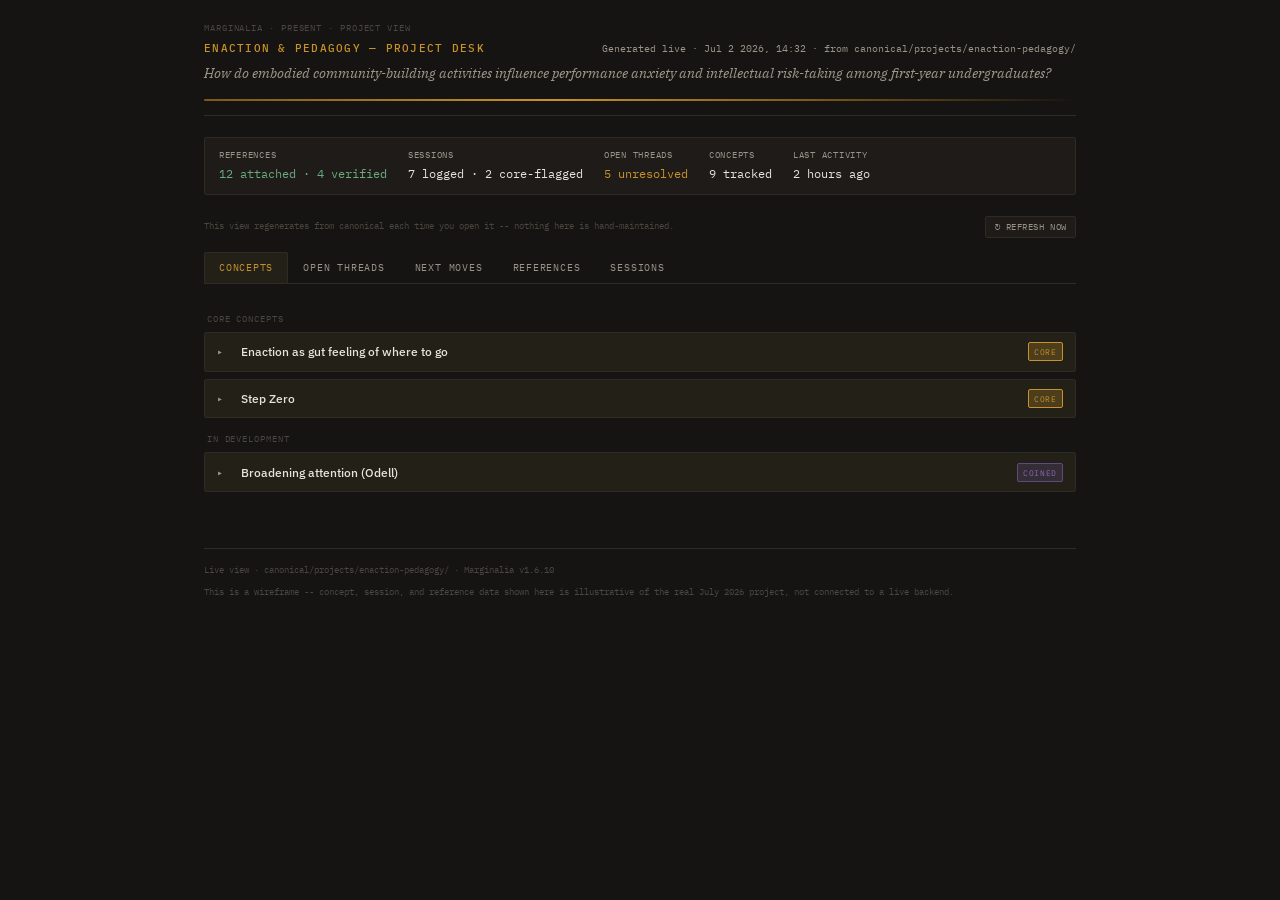
<file: docs/present-project-wireframe.html>
<!DOCTYPE html>
<html lang="en">
<head>
<meta charset="UTF-8">
<meta name="viewport" content="width=device-width, initial-scale=1.0">
<title>Present — Marginalia</title>
<link href="https://fonts.googleapis.com/css2?family=IBM+Plex+Mono:wght@400;500&family=IBM+Plex+Sans:wght@300;400;500&family=IBM+Plex+Serif:ital,wght@0,400;1,400&display=swap" rel="stylesheet">
<style>
  *, *::before, *::after { box-sizing: border-box; margin: 0; padding: 0; }

  :root {
    --ink: #e8e4dc;
    --ink-dim: #9a9488;
    --ink-faint: #4a4640;
    --desk: #161412;
    --desk-raised: #1e1b18;
    --desk-card: #232018;
    --desk-border: #2e2a24;
    --amber: #c8922a;
    --amber-dim: #7a5918;
    --green: #4a7c59;
    --green-bright: #6aab7e;
    --red: #8c3a2e;
    --red-bright: #c05040;
    --blue: #3a5c7a;
    --blue-bright: #5a8caa;
    --violet: #5e4a7c;
    --violet-bright: #8c6aab;
  }

  html { background: var(--desk); color: var(--ink); font-family: 'IBM Plex Sans', sans-serif; font-size: 14px; line-height: 1.6; }
  body { max-width: 900px; margin: 0 auto; padding: 1.5rem 1rem 4rem; }

  /* Header -- now shows PROJECT NAME, not a fixed person/dissertation title,
     since this is a per-project generated view, not a hand-maintained file */
  .header { border-bottom: 1px solid var(--desk-border); padding-bottom: 1rem; margin-bottom: 1.5rem; }
  .header-top { display: flex; justify-content: space-between; align-items: baseline; gap: 1rem; flex-wrap: wrap; }
  .breadcrumb { font-family: 'IBM Plex Mono', monospace; font-size: 0.65rem; color: var(--ink-faint); text-transform: uppercase; letter-spacing: 0.1em; margin-bottom: 0.3rem; }
  .title { font-family: 'IBM Plex Mono', monospace; font-size: 0.75rem; font-weight: 500; color: var(--amber); letter-spacing: 0.12em; text-transform: uppercase; }
  .meta { font-family: 'IBM Plex Mono', monospace; font-size: 0.7rem; color: var(--ink-dim); }
  .subtitle { font-family: 'IBM Plex Serif', serif; font-style: italic; font-size: 1rem; color: var(--ink-dim); margin-top: 0.4rem; }
  .pulse-bar { height: 2px; background: linear-gradient(90deg, var(--amber-dim) 0%, var(--amber) 40%, var(--amber-dim) 70%, transparent 100%); margin: 1rem 0 0; border-radius: 1px; }

  /* Status strip -- now generated live from canonical, not typed by hand */
  .status-strip { display: flex; gap: 1.5rem; flex-wrap: wrap; margin-bottom: 1.5rem; padding: 0.75rem 1rem; background: var(--desk-raised); border: 1px solid var(--desk-border); border-radius: 2px; }
  .stat { display: flex; flex-direction: column; gap: 0.1rem; }
  .stat-label { font-family: 'IBM Plex Mono', monospace; font-size: 0.65rem; color: var(--ink-dim); text-transform: uppercase; letter-spacing: 0.08em; }
  .stat-value { font-family: 'IBM Plex Mono', monospace; font-size: 0.85rem; color: var(--ink); }
  .stat-value.waiting { color: var(--amber); }
  .stat-value.active { color: var(--green-bright); }

  /* Refresh indicator -- new: shows this is live-generated, not a stale file */
  .refresh-row { display: flex; justify-content: space-between; align-items: center; margin-bottom: 1rem; }
  .refresh-note { font-family: 'IBM Plex Mono', monospace; font-size: 0.65rem; color: var(--ink-faint); }
  .refresh-btn { font-family: 'IBM Plex Mono', monospace; font-size: 0.65rem; color: var(--ink-dim); background: var(--desk-raised); border: 1px solid var(--desk-border); border-radius: 2px; padding: 0.3rem 0.6rem; cursor: pointer; text-transform: uppercase; letter-spacing: 0.06em; }
  .refresh-btn:hover { color: var(--amber); border-color: var(--amber-dim); }

  .tabs { display: flex; gap: 0; margin-bottom: 0; border-bottom: 1px solid var(--desk-border); flex-wrap: wrap; }
  .tab { font-family: 'IBM Plex Mono', monospace; font-size: 0.7rem; letter-spacing: 0.08em; text-transform: uppercase; padding: 0.5rem 1rem; cursor: pointer; color: var(--ink-dim); border: 1px solid transparent; border-bottom: none; background: none; transition: color 0.15s, background 0.15s; border-radius: 2px 2px 0 0; user-select: none; }
  .tab:hover { color: var(--ink); background: var(--desk-raised); }
  .tab.active { color: var(--amber); background: var(--desk-card); border-color: var(--desk-border); border-bottom-color: var(--desk-card); }

  .panel { display: none; padding: 1rem 0; }
  .panel.active { display: block; }

  .card { background: var(--desk-card); border: 1px solid var(--desk-border); border-radius: 2px; margin-bottom: 0.5rem; overflow: hidden; }
  .card-head { display: flex; align-items: center; gap: 0.75rem; padding: 0.65rem 0.85rem; cursor: pointer; user-select: none; transition: background 0.1s; }
  .card-head:hover { background: var(--desk-raised); }
  .card-head .toggle { font-family: 'IBM Plex Mono', monospace; font-size: 0.7rem; color: var(--ink-dim); width: 1rem; flex-shrink: 0; }
  .card-title { font-size: 0.85rem; font-weight: 500; flex: 1; color: var(--ink); }
  .chip { font-family: 'IBM Plex Mono', monospace; font-size: 0.6rem; letter-spacing: 0.06em; text-transform: uppercase; padding: 0.15rem 0.4rem; border-radius: 2px; flex-shrink: 0; }
  .chip.active   { background: rgba(74,124,89,0.25);  color: var(--green-bright); border: 1px solid var(--green); }
  .chip.watch    { background: rgba(200,146,42,0.2);  color: var(--amber);        border: 1px solid var(--amber-dim); }
  .chip.waiting  { background: rgba(58,92,122,0.25);  color: var(--blue-bright);  border: 1px solid var(--blue); }
  .chip.deferred { background: rgba(74,70,64,0.4);    color: var(--ink-dim);      border: 1px solid var(--ink-faint); }
  .chip.resolved { background: rgba(74,124,89,0.1);   color: var(--ink-dim);      border: 1px solid var(--ink-faint); }
  .chip.core     { background: rgba(200,146,42,0.25); color: var(--amber);        border: 1px solid var(--amber); }
  .chip.verified { background: rgba(74,124,89,0.2);   color: var(--green-bright); border: 1px solid var(--green); }
  .chip.surfaced { background: rgba(74,70,64,0.4);    color: var(--ink-dim);      border: 1px solid var(--ink-faint); }
  .chip.grounded { background: rgba(58,92,122,0.25);  color: var(--blue-bright);  border: 1px solid var(--blue); }
  .chip.ungrounded { background: rgba(140,58,46,0.2); color: var(--red-bright);   border: 1px solid var(--red); }
  .chip.coined   { background: rgba(94,74,124,0.3);   color: var(--violet-bright);border: 1px solid var(--violet); }

  .card-body { display: none; padding: 0 0.85rem 0.85rem; font-size: 0.82rem; color: var(--ink-dim); line-height: 1.65; border-top: 1px solid var(--desk-border); padding-top: 0.6rem; }
  .card-body.open { display: block; }
  .card-body em { color: var(--ink); font-style: normal; }
  .card-body .note { font-family: 'IBM Plex Mono', monospace; font-size: 0.7rem; color: var(--amber); margin-top: 0.4rem; display: block; }
  .card-body .source-link { font-family: 'IBM Plex Mono', monospace; font-size: 0.7rem; color: var(--blue-bright); margin-top: 0.4rem; display: block; text-decoration: none; }
  .card-body .source-link:hover { text-decoration: underline; }

  .concept-def { color: var(--ink); font-size: 0.85rem; margin-bottom: 0.6rem; padding: 0.6rem 0.7rem; background: var(--desk-raised); border-left: 2px solid var(--violet); border-radius: 0 2px 2px 0; }
  .concept-history { margin-top: 0.5rem; }
  .history-entry { display: flex; gap: 0.6rem; padding: 0.35rem 0; border-top: 1px dashed var(--desk-border); align-items: baseline; }
  .history-entry:first-child { border-top: none; }
  .history-date { font-family: 'IBM Plex Mono', monospace; font-size: 0.65rem; color: var(--ink-faint); flex-shrink: 0; width: 4.2rem; }
  .history-text { font-size: 0.8rem; color: var(--ink-dim); }
  .concept-refs { font-family: 'IBM Plex Mono', monospace; font-size: 0.68rem; color: var(--ink-faint); margin-top: 0.5rem; }

  .section-label { font-family: 'IBM Plex Mono', monospace; font-size: 0.65rem; color: var(--ink-faint); text-transform: uppercase; letter-spacing: 0.1em; margin: 1rem 0 0.4rem; padding-left: 0.2rem; }

  .empty-state { padding: 1.5rem 1rem; text-align: center; color: var(--ink-faint); font-size: 0.8rem; font-family: 'IBM Plex Mono', monospace; }

  .footer { margin-top: 2.5rem; padding-top: 1rem; border-top: 1px solid var(--desk-border); font-family: 'IBM Plex Mono', monospace; font-size: 0.65rem; color: var(--ink-faint); display: flex; justify-content: space-between; flex-wrap: wrap; gap: 0.5rem; }
</style>
</head>
<body>

<div class="header">
  <div class="breadcrumb">Marginalia · Present · Project View</div>
  <div class="header-top">
    <div class="title">Enaction &amp; Pedagogy — Project Desk</div>
    <div class="meta">Generated live · Jul 2 2026, 14:32 · from canonical/projects/enaction-pedagogy/</div>
  </div>
  <div class="subtitle">How do embodied community-building activities influence performance anxiety and intellectual risk-taking among first-year undergraduates?</div>
  <div class="pulse-bar"></div>
</div>

<div class="status-strip">
  <div class="stat"><span class="stat-label">References</span><span class="stat-value active">12 attached · 4 verified</span></div>
  <div class="stat"><span class="stat-label">Sessions</span><span class="stat-value">7 logged · 2 core-flagged</span></div>
  <div class="stat"><span class="stat-label">Open Threads</span><span class="stat-value waiting">5 unresolved</span></div>
  <div class="stat"><span class="stat-label">Concepts</span><span class="stat-value">9 tracked</span></div>
  <div class="stat"><span class="stat-label">Last activity</span><span class="stat-value">2 hours ago</span></div>
</div>

<div class="refresh-row">
  <span class="refresh-note">This view regenerates from canonical each time you open it -- nothing here is hand-maintained.</span>
  <button class="refresh-btn" onclick="alert('In the real build: re-reads canonical/projects/enaction-pedagogy/ and rebuilds this panel.')">&#8635; Refresh now</button>
</div>

<div class="tabs">
  <div class="tab active" onclick="switchTab(this,'concepts')">Concepts</div>
  <div class="tab" onclick="switchTab(this,'threads')">Open Threads</div>
  <div class="tab" onclick="switchTab(this,'moves')">Next Moves</div>
  <div class="tab" onclick="switchTab(this,'refs')">References</div>
  <div class="tab" onclick="switchTab(this,'sessions')">Sessions</div>
</div>

<!-- CONCEPTS -->
<div class="panel active" id="concepts">

  <div class="section-label">Core Concepts</div>

  <div class="card">
    <div class="card-head" onclick="toggle(this)">
      <span class="toggle">&#9656;</span>
      <span class="card-title">Enaction as gut feeling of where to go</span>
      <span class="chip core">Core</span>
    </div>
    <div class="card-body">
      <div class="concept-def">Enaction: "gives rise to a gut feeling of where to go." Constructivism: "I know that from before and here is a little more." Additive/cognitive (constructivism) vs. orientational/whole-organism (enaction). Autopoiesis is the mechanism underneath -- the organism's continuous self-production determines what even registers as a perturbation worth responding to.</div>
      <div class="concept-history">
        <div class="history-entry">
          <span class="history-date">Jun 30</span>
          <span class="history-text">First articulated during Varela reading session. Sharpened through sibling-thread dialogue -- the autopoiesis-as-threat-response connection surfaced here, not in council synthesis.</span>
        </div>
        <div class="history-entry">
          <span class="history-date">Jul 1</span>
          <span class="history-text">Connected to Odell's sustained attention and Simmons's story-as-contrivance during handwritten note ingest.</span>
        </div>
      </div>
      <div class="concept-refs">Linked: Varela (1991) · Odell, J. · Simmons, A. · Session 2026-06-30-varela-enaction</div>
    </div>
  </div>

  <div class="card">
    <div class="card-head" onclick="toggle(this)">
      <span class="toggle">&#9656;</span>
      <span class="card-title">Step Zero</span>
      <span class="chip core">Core</span>
    </div>
    <div class="card-body">
      <div class="concept-def">If a student's autopoietic organization is running a threat response, the perturbations the teacher offers get filtered out as noise before they can become learning. Step Zero is the embodied, relational work that has to happen before intellectual risk-taking is even possible.</div>
      <div class="concept-history">
        <div class="history-entry">
          <span class="history-date">Jun 30</span>
          <span class="history-text">Surfaced in sibling thread, not council synthesis -- see "single-thread depth vs council breadth" seeds entry.</span>
        </div>
      </div>
      <div class="concept-refs">Linked: Varela (1991) · dissertation core argument</div>
    </div>
  </div>

  <div class="section-label">In Development</div>

  <div class="card">
    <div class="card-head" onclick="toggle(this)">
      <span class="toggle">&#9656;</span>
      <span class="card-title">Broadening attention (Odell)</span>
      <span class="chip coined">Coined</span>
    </div>
    <div class="card-body">
      <div class="concept-def">Sustained attention needs to be contrived -- attention is fleeting by default. "Broadening" as a practice, not a capacity: change the conditions that make sustained attention possible rather than telling students to attend differently.</div>
      <div class="concept-history">
        <div class="history-entry">
          <span class="history-date">Jul 1</span>
          <span class="history-text">From handwritten napkin note, OCR'd via Claude after Gemma lost the connection. See "First napkin note" seeds entry.</span>
        </div>
      </div>
      <div class="concept-refs">Linked: Odell, J. · Simmons, A. (pending Enrich)</div>
    </div>
  </div>

</div>

<!-- OPEN THREADS -->
<div class="panel" id="threads">
  <div class="section-label">Unresolved -- worth returning to</div>

  <div class="card">
    <div class="card-head" onclick="toggle(this)">
      <span class="toggle">&#9656;</span>
      <span class="card-title">Where does autopoiesis end and performance begin?</span>
      <span class="chip watch">Open</span>
    </div>
    <div class="card-body">Surfaced during Kintsugi-mode-style follow-up on the Step Zero concept. Not yet pursued in depth.</div>
  </div>

  <div class="card">
    <div class="card-head" onclick="toggle(this)">
      <span class="toggle">&#9656;</span>
      <span class="card-title">Who decides when the perturbation was learning and when it was harm?</span>
      <span class="chip watch">Open</span>
    </div>
    <div class="card-body">Ethics-board-adjacent question. May need its own session before candidacy chapters are drafted.</div>
  </div>

  <div class="empty-state">3 more open threads not shown in this wireframe</div>
</div>

<!-- NEXT MOVES -->
<div class="panel" id="moves">
  <div class="section-label">Action Items</div>

  <div class="card">
    <div class="card-head" onclick="toggle(this)">
      <span class="toggle">&#9656;</span>
      <span class="card-title">Verify Barrett (1996) -- journal and volume needed</span>
      <span class="chip watch">To Do</span>
    </div>
    <div class="card-body">Flagged during reference cleanup, not yet resolved.</div>
  </div>

  <div class="card">
    <div class="card-head" onclick="toggle(this)">
      <span class="toggle">&#9656;</span>
      <span class="card-title">Write TLDR for Pieper (1952) by hand -- not indexed anywhere</span>
      <span class="chip watch">To Do</span>
    </div>
    <div class="card-body">Confirmed via Enrich testing June 30 -- Semantic Scholar/OpenAlex have nothing on the primary source.</div>
  </div>
</div>

<!-- REFERENCES -->
<div class="panel" id="refs">
  <div class="section-label">Attached to this project</div>

  <div class="card">
    <div class="card-head" onclick="toggle(this)">
      <span class="toggle">&#9656;</span>
      <span class="card-title">Varela, F.J. (1991). The Embodied Mind.</span>
      <span class="chip verified">Verified</span>
      <span class="chip grounded">Grounded</span>
    </div>
    <div class="card-body">Core theoretical anchor. Structural coupling, autopoiesis, the middle way between objectivism and subjectivism.</div>
  </div>

  <div class="card">
    <div class="card-head" onclick="toggle(this)">
      <span class="toggle">&#9656;</span>
      <span class="card-title">Bain, K. (2004). What the Best College Teachers Do.</span>
      <span class="chip surfaced">Surfaced</span>
      <span class="chip ungrounded">Ungrounded</span>
    </div>
    <div class="card-body">No indexed primary abstract found -- see seeds.md "Enrich's false-success bug." Secondary citation via Johnson (1969, likely metadata error on year) available as starter grounding.</div>
  </div>

  <div class="empty-state">10 more references not shown in this wireframe</div>
</div>

<!-- SESSIONS -->
<div class="panel" id="sessions">
  <div class="section-label">Logged sessions</div>

  <div class="card">
    <div class="card-head" onclick="toggle(this)">
      <span class="toggle">&#9656;</span>
      <span class="card-title">Enaction vs Constructivism -- Varela</span>
      <span class="chip core">Core</span>
    </div>
    <div class="card-body">Jun 30 2026. Produced the Step Zero connection. See concept card above.</div>
  </div>

  <div class="empty-state">6 more sessions not shown in this wireframe</div>
</div>

<div class="footer">
  <span>Live view · canonical/projects/enaction-pedagogy/ · Marginalia v1.6.10</span>
  <span>This is a wireframe -- concept, session, and reference data shown here is illustrative of the real July 2026 project, not connected to a live backend.</span>
</div>

<script>
  function toggle(head) {
    const body = head.nextElementSibling;
    const tog = head.querySelector('.toggle');
    const isOpen = body.classList.contains('open');
    body.classList.toggle('open', !isOpen);
    tog.innerHTML = isOpen ? '&#9656;' : '&#9662;';
  }

  function switchTab(el, id) {
    document.querySelectorAll('.tab').forEach(t => t.classList.remove('active'));
    document.querySelectorAll('.panel').forEach(p => p.classList.remove('active'));
    document.getElementById(id).classList.add('active');
    el.classList.add('active');
  }
</script>
</body>
</html>
</file>
